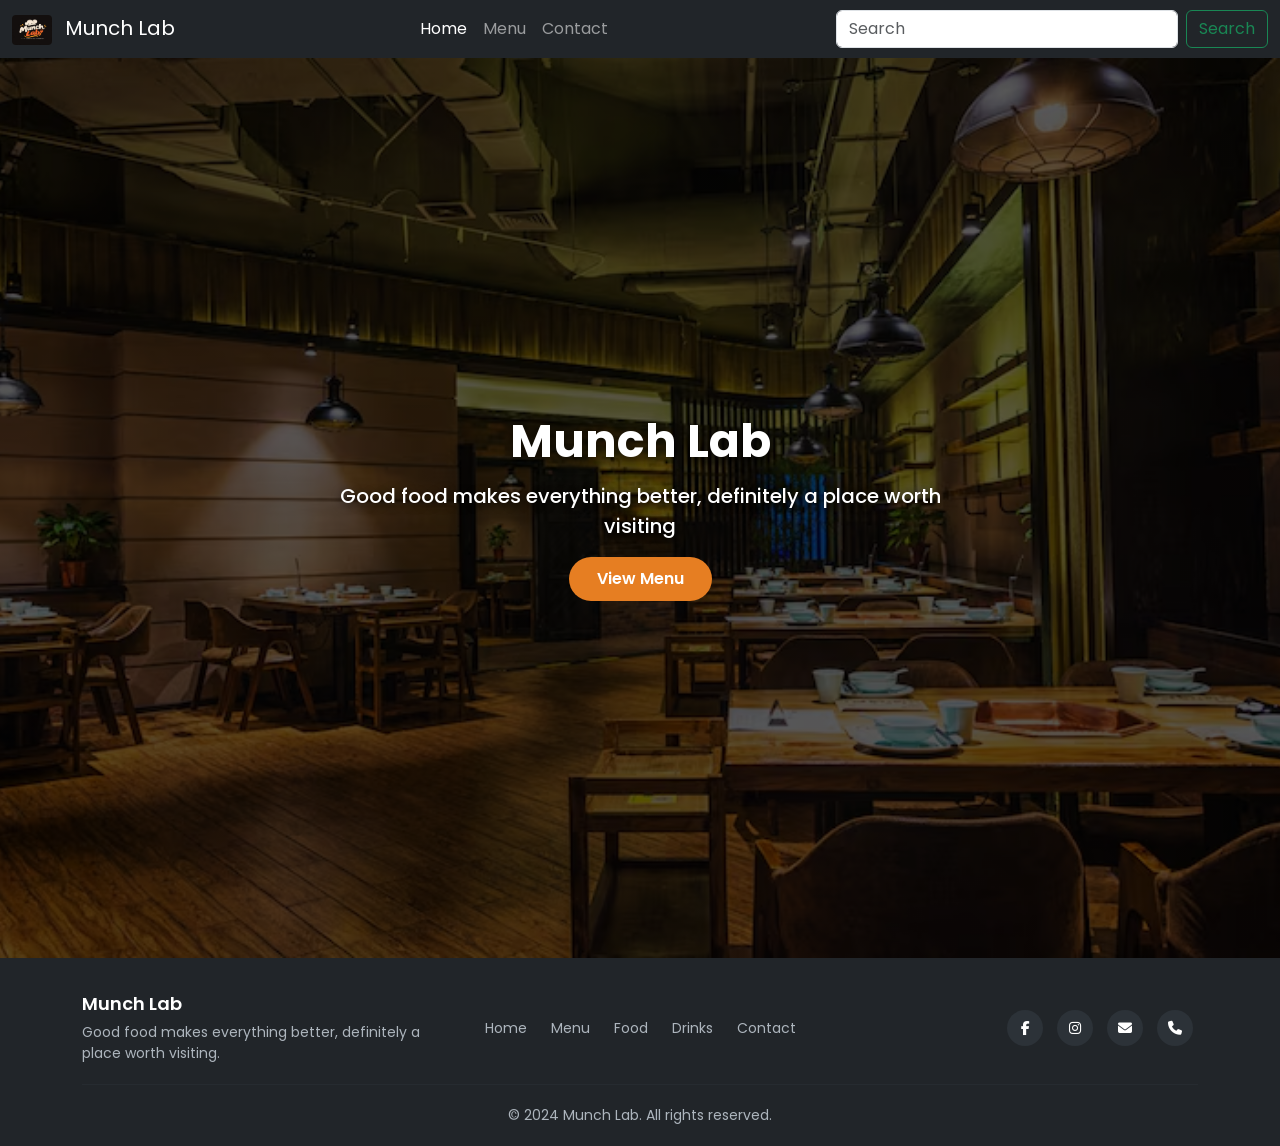
<file: index.html>
<!DOCTYPE html>
<html lang="en">
<head>
  <meta charset="UTF-8" />
  <meta name="viewport" content="width=device-width, initial-scale=1.0" />
  <title>The Corner Bite</title>
  <link rel="stylesheet" href="https://cdnjs.cloudflare.com/ajax/libs/font-awesome/6.5.1/css/all.min.css">
  <link rel="stylesheet" href="https://cdn.jsdelivr.net/npm/bootstrap@5.3.3/dist/css/bootstrap.min.css" />
  <link rel="preconnect" href="https://fonts.googleapis.com" />
  <link href="https://fonts.googleapis.com/css2?family=Poppins:wght@400;500;600;700&display=swap" rel="stylesheet" />
  <link rel="stylesheet" href="css/style.css" />
</head>
<body>
<nav class="navbar navbar-expand-lg bg-dark navbar-dark">
    <div class="container-fluid">
      <a class="navbar-brand" href="index.html">
      <img src="imges/logo.jpeg" class="logo" alt="Logo">
        Munch Lab
      </a>
      <button class="navbar-toggler" type="button" data-bs-toggle="collapse" data-bs-target="#navbarNav" aria-controls="navbarNav" aria-expanded="false" aria-label="Toggle navigation">
      <span class="navbar-toggler-icon"></span>
      </button>
      <div class="collapse navbar-collapse" id="navbarNav">
        <ul class="navbar-nav mx-auto">
          <li class="nav-item">
            <a class="nav-link active" href="index.html">Home</a>
          </li>
          <li class="nav-item">
            <a class="nav-link" href="menu.html">Menu</a>
          </li>
          <li class="nav-item">
            <a class="nav-link" href="contact.html">Contact</a>
          </li>
        </ul>
        <form class="d-flex" role="search">
          <input class="form-control me-2" type="search" placeholder="Search" aria-label="search"/>
          <button type="submit" class="btn btn-outline-success">Search</button>
        </form>
        </div>
        </div>
  </nav>
  <section class="hero d-flex align-items-center justify-content-center text-center" id="home">
    <div class="caption container-fluid" >
      <h1>Munch Lab</h1>
      <p>
        Good food makes everything better, definitely a place worth visiting     
      </p>
      <a href="menu.html" class="btn btn-warning mt-3" style="background-color: #e67e22; border: none; color: white; border-radius: 25px; padding: 10px 28px; font-weight: 600;">View Menu</a>
    </div>
  </section>

  <!-- الفوتر (Footer) -->
  <footer class="footer">
    <div class="container">
      <div class="row align-items-center">
        <!-- عن الموقع -->
        <div class="col-md-4 mb-3 mb-md-0 text-md-start text-center">
          <h5 class="mb-2">Munch Lab</h5>
          <p class="mb-0">Good food makes everything better, definitely a place worth visiting.</p>
        </div>
        <!-- روابط سريعة -->
        <div class="col-md-4 mb-3 mb-md-0 text-center">
          <ul class="footer-links">
            <li><a href="index.html">Home</a></li>
            <li><a href="menu.html">Menu</a></li>
            <li><a href="food.html">Food</a></li>
            <li><a href="drink.html">Drinks</a></li>
            <li><a href="contact.html">Contact</a></li>
          </ul>
        </div>
        <!-- وسائل التواصل الاجتماعي -->
        <div class="col-md-4 text-md-end text-center footer-social">
          <a href="#" aria-label="Facebook"><i class="fa-brands fa-facebook-f"></i></a>
          <a href="#" aria-label="Instagram"><i class="fa-brands fa-instagram"></i></a>
          <a href="mailto:hossamfoud82@gmail.com" aria-label="Email"><i class="fa-solid fa-envelope"></i></a>
          <a href="tel:01091548791" aria-label="Phone"><i class="fa-solid fa-phone"></i></a>
        </div>
      </div>
      <hr>
      <div class="text-center">
        <p class="mb-0 small">&copy; 2024 Munch Lab. All rights reserved.</p>
      </div>
    </div>
  </footer>
  
  <script src="https://cdn.jsdelivr.net/npm/bootstrap@5.3.3/dist/js/bootstrap.bundle.min.js"></script>
  <script src="index.js"></script>
</body>
</html>
</file>
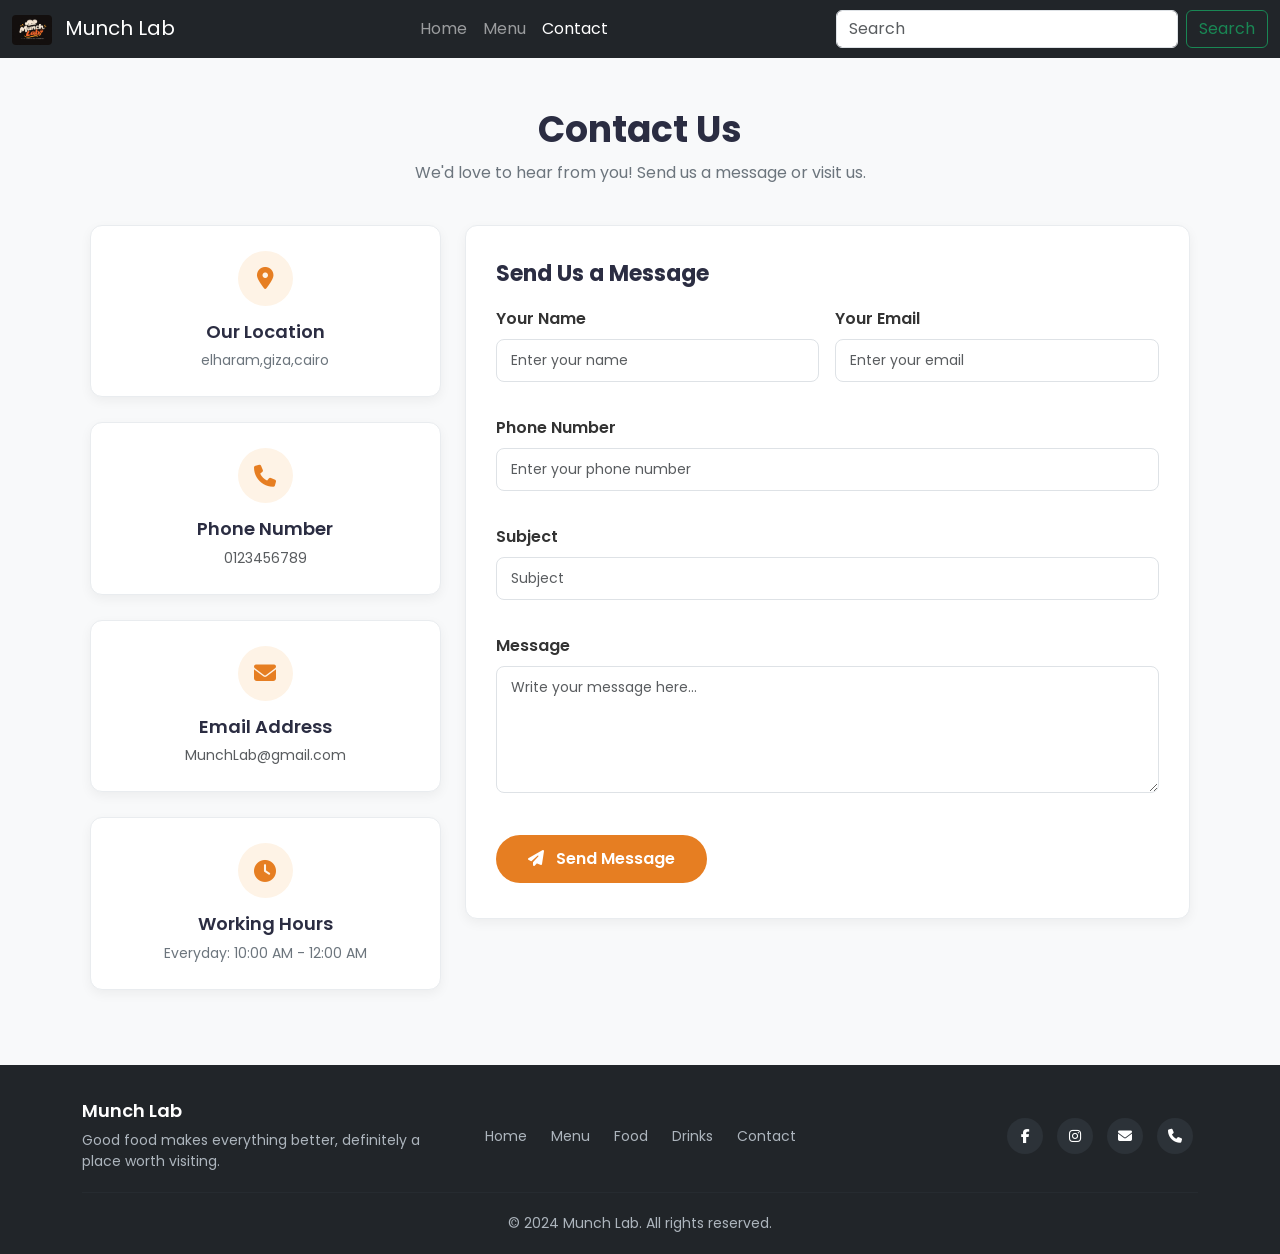
<file: contact.html>
<!DOCTYPE html>
<html lang="en">
<head>
  <meta charset="UTF-8" />
  <meta name="viewport" content="width=device-width, initial-scale=1.0" />
  <title>Munch Lab - Contact Us</title>
  <link rel="stylesheet" href="https://cdnjs.cloudflare.com/ajax/libs/font-awesome/6.5.1/css/all.min.css">
  <link rel="stylesheet" href="https://cdn.jsdelivr.net/npm/bootstrap@5.3.3/dist/css/bootstrap.min.css" />
  <link rel="preconnect" href="https://fonts.googleapis.com" />
  <link href="https://fonts.googleapis.com/css2?family=Poppins:wght@400;500;600;700&display=swap" rel="stylesheet" />
  <link rel="stylesheet" href="css/style.css" />
</head>
<body>

  <!-- شريط التنقل (Navbar) -->
  <nav class="navbar navbar-expand-lg bg-dark navbar-dark">
    <div class="container-fluid">
      <a class="navbar-brand" href="index.html">
        <img src="imges/logo.jpeg" class="logo" alt="Logo">
        Munch Lab
      </a>
      <button class="navbar-toggler" type="button" data-bs-toggle="collapse" data-bs-target="#navbarNav" aria-controls="navbarNav" aria-expanded="false" aria-label="Toggle navigation">
        <span class="navbar-toggler-icon"></span>
      </button>
      <div class="collapse navbar-collapse" id="navbarNav">
        <ul class="navbar-nav mx-auto">
          <li class="nav-item">
            <a class="nav-link" href="index.html">Home</a>
          </li>
          <li class="nav-item">
            <a class="nav-link" href="menu.html">Menu</a>
          </li>
          <li class="nav-item">
            <a class="nav-link active" href="contact.html">Contact</a>
          </li>
        </ul>
        <form class="d-flex" role="search">
          <input class="form-control me-2" type="search" placeholder="Search" aria-label="search"/>
          <button type="submit" class="btn btn-outline-success">Search</button>
        </form>
      </div>
    </div>
  </nav>

  <!-- قسم تواصل معنا (Contact Section) -->
  <section class="contact-section container">
    <div class="contact-header">
      <h1>Contact Us</h1>
      <p>We'd love to hear from you! Send us a message or visit us.</p>
    </div>

    <div class="row g-4 justify-content-center">
      <!-- معلومات الاتصال (Contact Info) -->
      <div class="col-lg-4 col-md-5">
        <!-- العنوان -->
        <div class="contact-info-card">
          <div class="contact-icon">
            <i class="fa-solid fa-location-dot"></i>
          </div>
          <h4>Our Location</h4>
          <p>elharam,giza,cairo </p>
        </div>

        <!-- رقم الهاتف -->
        <div class="contact-info-card">
          <div class="contact-icon">
            <i class="fa-solid fa-phone"></i>
          </div>
          <h4>Phone Number</h4>
          <p><a href="tel:0123456789" class="text-decoration-none text-muted">0123456789</a></p>
        </div>

        <!-- البريد الإلكتروني -->
        <div class="contact-info-card">
          <div class="contact-icon">
            <i class="fa-solid fa-envelope"></i>
          </div>
          <h4>Email Address</h4>
          <p><a href=" MunchLab@gmail.com" class="text-decoration-none text-muted">MunchLab@gmail.com</a></p>
        </div>

        <!-- أوقات العمل -->
        <div class="contact-info-card">
          <div class="contact-icon">
            <i class="fa-solid fa-clock"></i>
          </div>
          <h4>Working Hours</h4>
          <p>Everyday: 10:00 AM - 12:00 AM</p>
        </div>
      </div>

      <!-- نموذج المراسلة (Contact Form) -->
      <div class="col-lg-8 col-md-7">
        <div class="contact-form-card">
          <h3>Send Us a Message</h3>
          <form id="contactForm">
            <div class="row g-3">
              <div class="col-md-6">
                <label class="form-label fw-semibold">Your Name</label>
                <input type="text" class="form-control" placeholder="Enter your name" required />
              </div>
              <div class="col-md-6">
                <label class="form-label fw-semibold">Your Email</label>
                <input type="email" class="form-control" placeholder="Enter your email" required />
              </div>
              <div class="col-12">
                <label class="form-label fw-semibold">Phone Number</label>
                <input type="tel" class="form-control" placeholder="Enter your phone number" />
              </div>
              <div class="col-12">
                <label class="form-label fw-semibold">Subject</label>
                <input type="text" class="form-control" placeholder="Subject" required />
              </div>
              <div class="col-12">
                <label class="form-label fw-semibold">Message</label>
                <textarea class="form-control" rows="5" placeholder="Write your message here..." required></textarea>
              </div>
              <div class="col-12 text-center text-md-start mt-4">
                <button type="submit" class="btn btn-send">
                  <i class="fa-solid fa-paper-plane me-2"></i> Send Message
                </button>
              </div>
            </div>
          </form>
        </div>
      </div>
    </div>
  </section>

  <!-- الفوتر (Footer) -->
  <footer class="footer">
    <div class="container">
      <div class="row align-items-center">
        <!-- عن الموقع -->
        <div class="col-md-4 mb-3 mb-md-0 text-md-start text-center">
          <h5 class="mb-2">Munch Lab</h5>
          <p class="mb-0">Good food makes everything better, definitely a place worth visiting.</p>
        </div>
        <!-- روابط سريعة -->
        <div class="col-md-4 mb-3 mb-md-0 text-center">
          <ul class="footer-links">
            <li><a href="index.html">Home</a></li>
            <li><a href="menu.html">Menu</a></li>
            <li><a href="food.html">Food</a></li>
            <li><a href="drink.html">Drinks</a></li>
            <li><a href="contact.html">Contact</a></li>
          </ul>
        </div>
        <!-- وسائل التواصل الاجتماعي -->
        <div class="col-md-4 text-md-end text-center footer-social">
          <a href="#" aria-label="Facebook"><i class="fa-brands fa-facebook-f"></i></a>
          <a href="#" aria-label="Instagram"><i class="fa-brands fa-instagram"></i></a>
          <a href="mailto:hossamfoud82@gmail.com" aria-label="Email"><i class="fa-solid fa-envelope"></i></a>
          <a href="tel:01091548791" aria-label="Phone"><i class="fa-solid fa-phone"></i></a>
        </div>
      </div>
      <hr>
      <div class="text-center">
        <p class="mb-0 small">&copy; 2024 Munch Lab. All rights reserved.</p>
      </div>
    </div>
  </footer>

  <script src="https://cdn.jsdelivr.net/npm/bootstrap@5.3.3/dist/js/bootstrap.bundle.min.js"></script>
  <script src="index.js"></script>
</body>
</html>
</file>
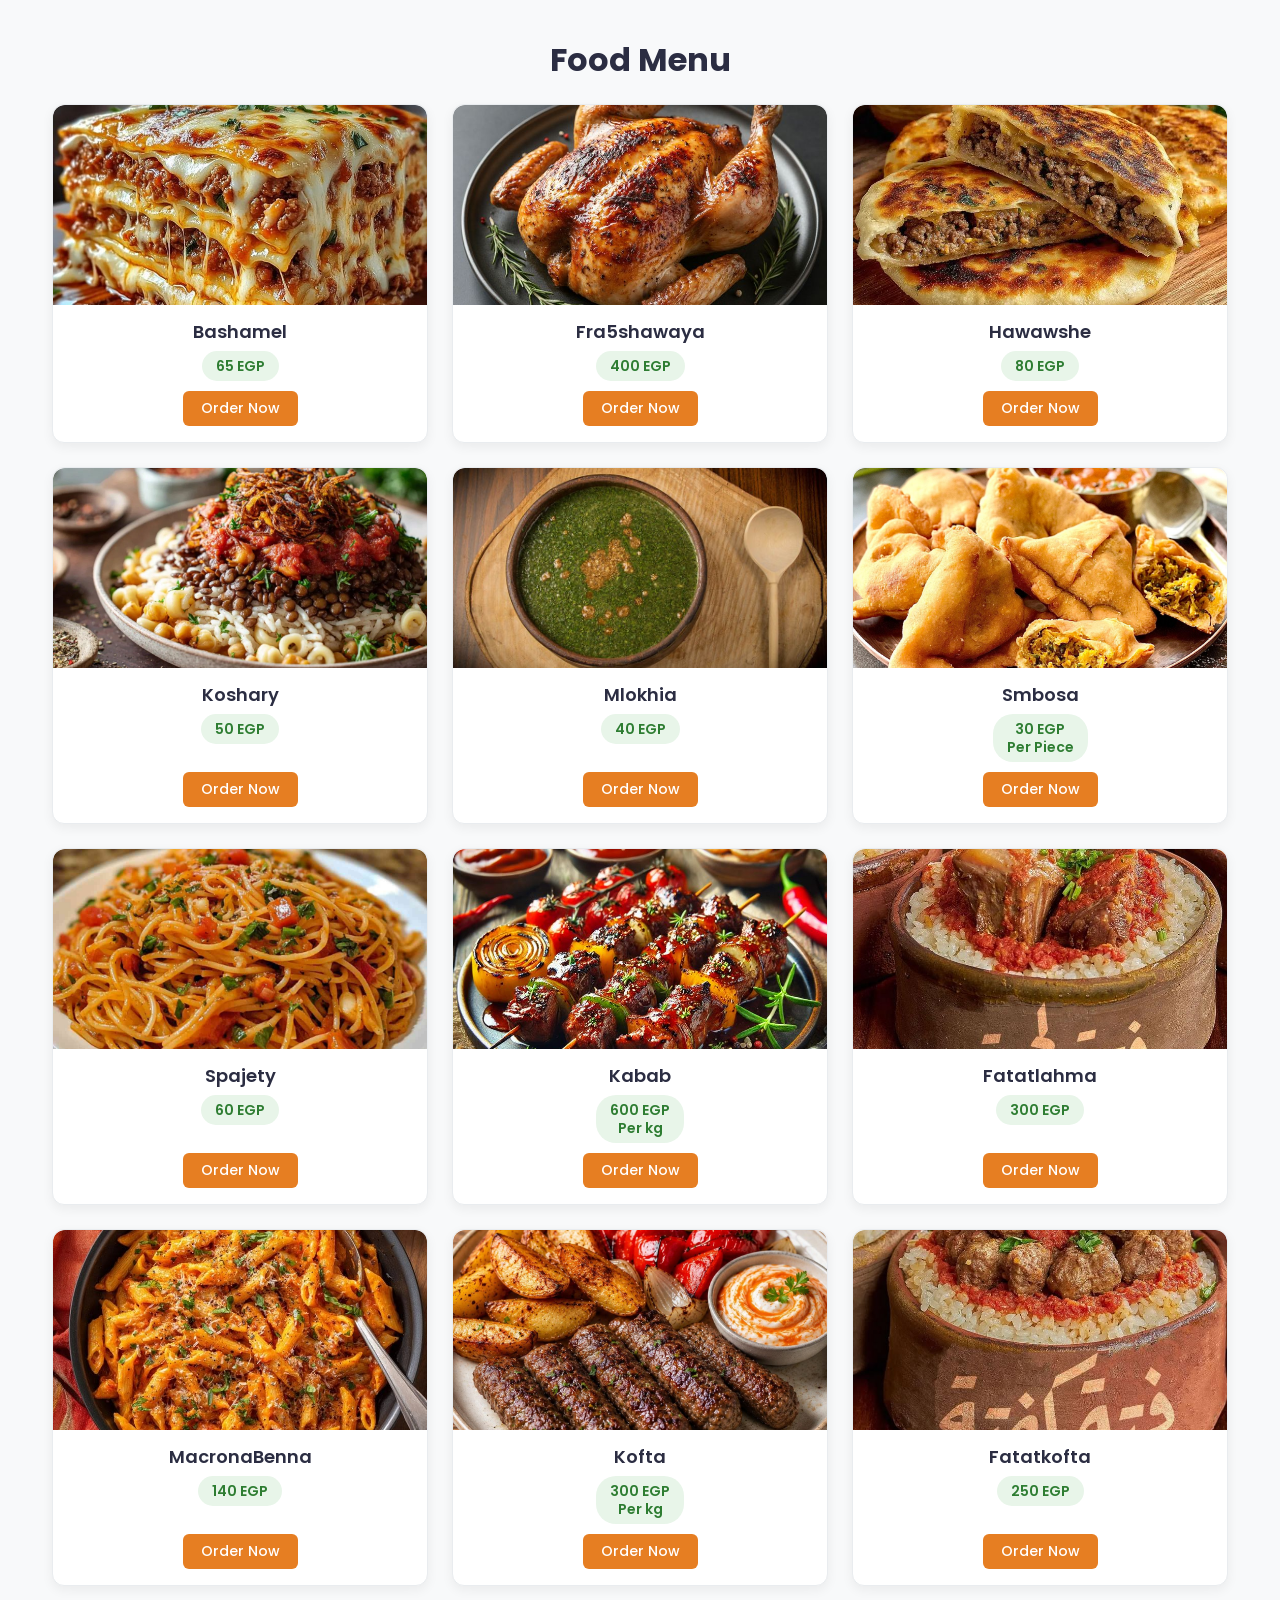
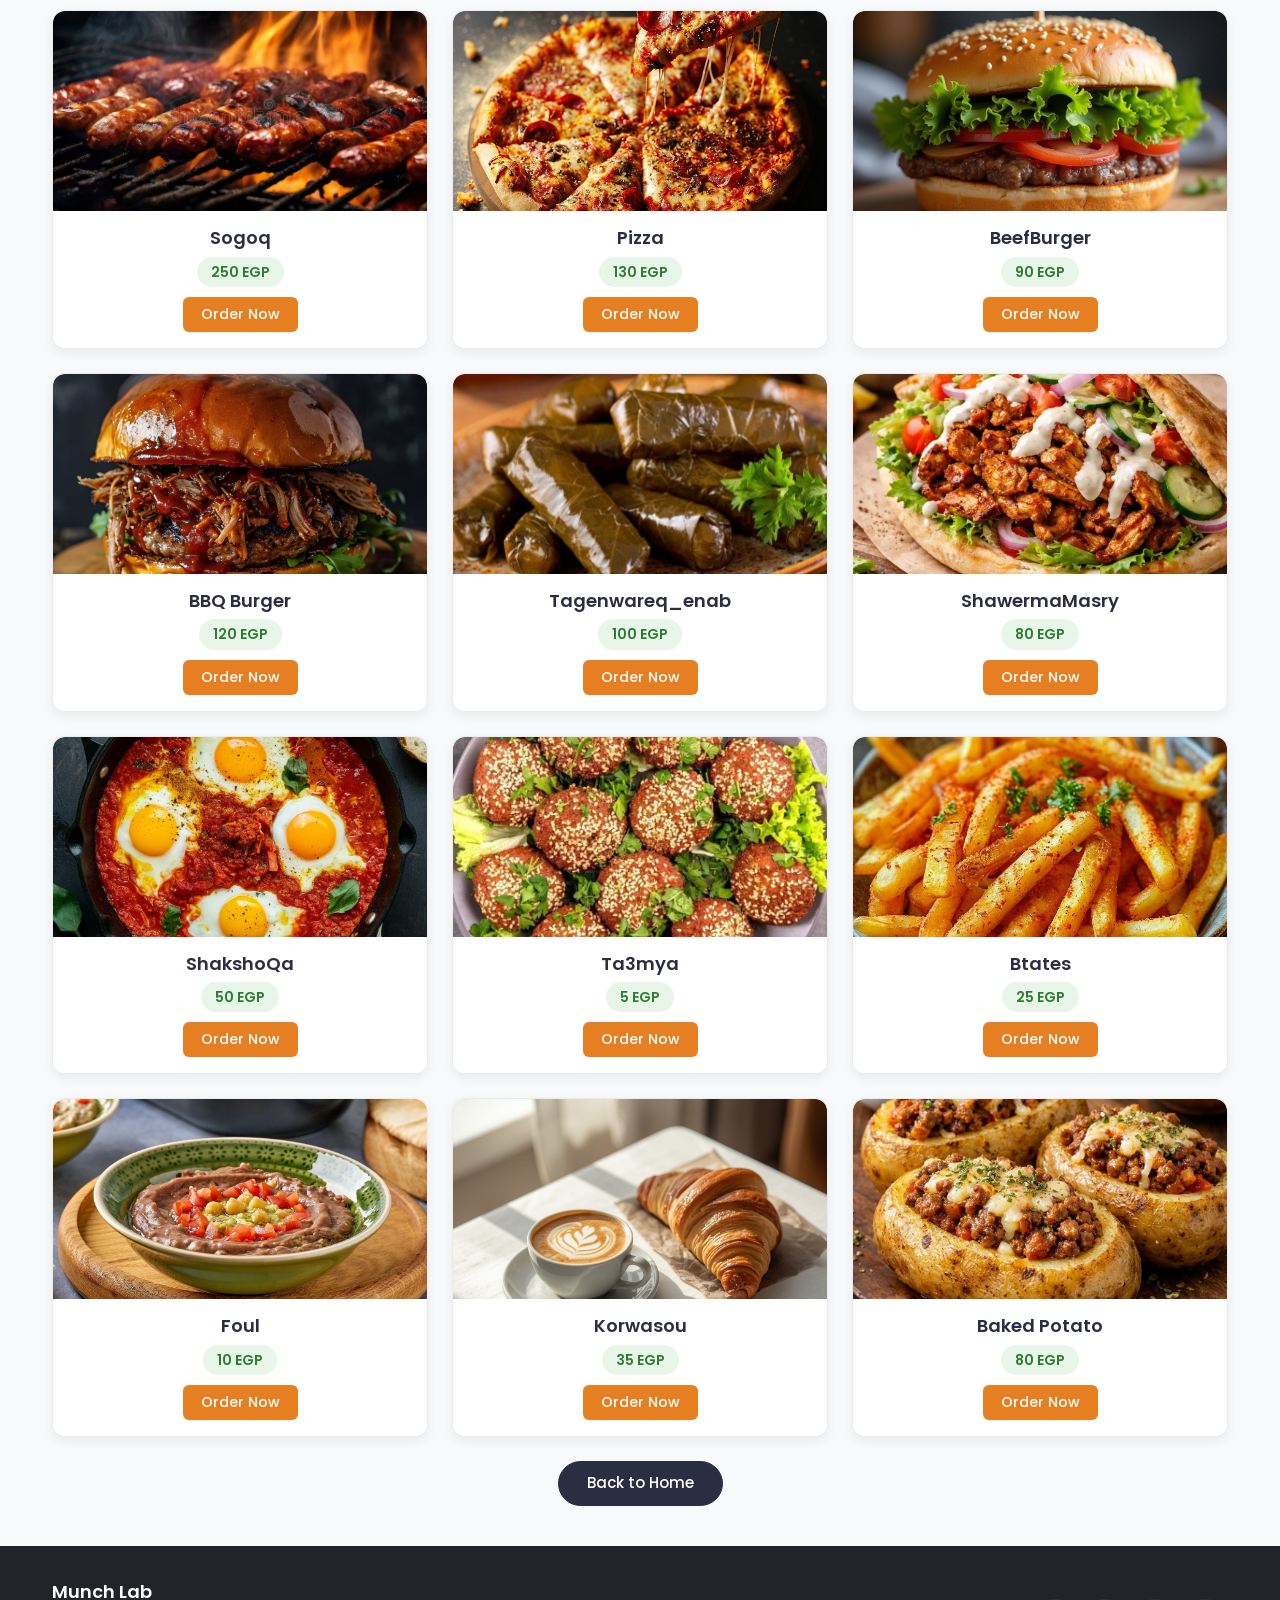
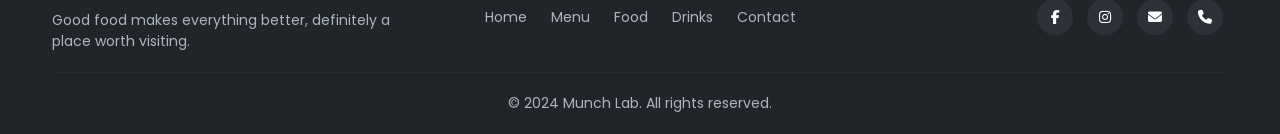
<file: food.html>
﻿<!DOCTYPE html>
<html lang="en">

<head>
    <meta charset="UTF-8">
    <meta name="viewport" content="width=device-width, initial-scale=1.0">
    <title>Food Menu</title>
    <link rel="stylesheet" href="https://cdnjs.cloudflare.com/ajax/libs/font-awesome/6.5.1/css/all.min.css">
    <link rel="preconnect" href="https://fonts.googleapis.com">
    <link href="https://fonts.googleapis.com/css2?family=Poppins:wght@400;500;600;700&display=swap" rel="stylesheet">
    <link rel="stylesheet" href="css/bootstrap.min.css">
    <link rel="stylesheet" href="css/food.css">
</head>

<body>
    <div class="container py-3">

        <div class="row">
            <div class="col-12 text-center">
                <h2 id="foodMenuTitle">Food Menu</h2>
            </div>
        </div>

        <!-- Food Items (Single Unified Row) -->
        <div class="row g-3 g-md-4">

            <!-- 1. Bashamel -->
            <div class="col-6 col-md-4">
                <div class="card h-100">
                    <img src="images/bashamel.jpg" class="card-img-top" alt="Bashamel">
                    <div class="card-body text-center">
                        <h4 class="card-title">Bashamel</h4>
                        <span class="badge bg-primary">65 EGP</span>
                        <div class="mt-3">
                            <button class="btn btn-warning card-btn order-btn">Order Now</button>
                        </div>
                    </div>
                </div>
            </div>

            <!-- 2. Fra5shawaya -->
            <div class="col-6 col-md-4">
                <div class="card h-100">
                    <img src="images/fra5shawaya.jpg" class="card-img-top" alt="Fra5shawaya">
                    <div class="card-body text-center">
                        <h4 class="card-title">Fra5shawaya</h4>
                        <span class="badge bg-primary">400 EGP</span>
                        <div class="mt-3">
                            <button class="btn btn-warning card-btn order-btn">Order Now</button>
                        </div>
                    </div>
                </div>
            </div>

            <!-- 3. Hawawshe -->
            <div class="col-6 col-md-4">
                <div class="card h-100">
                    <img src="images/hawawshe.jpg" class="card-img-top" alt="Hawawshe">
                    <div class="card-body text-center">
                        <h4 class="card-title">Hawawshe</h4>
                        <span class="badge bg-primary">80 EGP</span>
                        <div class="mt-3">
                            <button class="btn btn-warning card-btn order-btn">Order Now</button>
                        </div>
                    </div>
                </div>
            </div>

            <!-- 4. Koshary -->
            <div class="col-6 col-md-4">
                <div class="card h-100">
                    <img src="images/koshary.jpg" class="card-img-top" alt="Koshary">
                    <div class="card-body text-center">
                        <h4 class="card-title">Koshary</h4>
                        <span class="badge bg-primary">50 EGP</span>
                        <div class="mt-3">
                            <button class="btn btn-warning card-btn order-btn">Order Now</button>
                        </div>
                    </div>
                </div>
            </div>

            <!-- 5. Mlokhia -->
            <div class="col-6 col-md-4">
                <div class="card h-100">
                    <img src="images/mlokhia.jpg" class="card-img-top" alt="Mlokhia">
                    <div class="card-body text-center">
                        <h4 class="card-title">Mlokhia</h4>
                        <span class="badge bg-primary">40 EGP</span>
                        <div class="mt-3">
                            <button class="btn btn-warning card-btn order-btn">Order Now</button>
                        </div>
                    </div>
                </div>
            </div>

            <!-- 6. Smbosa -->
            <div class="col-6 col-md-4">
                <div class="card h-100">
                    <img src="images/sambosa1.jpg" class="card-img-top" alt="Smbosa">
                    <div class="card-body text-center">
                        <h4 class="card-title">Smbosa</h4>
                        <span class="badge bg-primary">30 EGP <br> Per Piece</span>
                        <div class="mt-3">
                            <button class="btn btn-warning card-btn order-btn">Order Now</button>
                        </div>
                    </div>
                </div>
            </div>

            <!-- 7. Spajety -->
            <div class="col-6 col-md-4">
                <div class="card h-100">
                    <img src="images/spajety.jpg" onerror="this.onerror=null; this.src='images/spaghetti.jpg';" class="card-img-top" alt="Spajety">
                    <div class="card-body text-center">
                        <h4 class="card-title">Spajety</h4>
                        <span class="badge bg-primary">60 EGP</span>
                        <div class="mt-3">
                            <button class="btn btn-warning card-btn order-btn">Order Now</button>
                        </div>
                    </div>
                </div>
            </div>

            <!-- 8. Kabab -->
            <div class="col-6 col-md-4">
                <div class="card h-100">
                    <img src="images/kabab.jpg" class="card-img-top" alt="Kabab">
                    <div class="card-body text-center">
                        <h4 class="card-title">Kabab</h4>
                        <span class="badge bg-primary">600 EGP <br> Per kg</span>
                        <div class="mt-3">
                            <button class="btn btn-warning card-btn order-btn">Order Now</button>
                        </div>
                    </div>
                </div>
            </div>

            <!-- 9. Fatatlahma -->
            <div class="col-6 col-md-4">
                <div class="card h-100">
                    <img src="images/fatatlahma.jpg" class="card-img-top" alt="Fatatlahma">
                    <div class="card-body text-center">
                        <h4 class="card-title">Fatatlahma</h4>
                        <span class="badge bg-primary">300 EGP</span>
                        <div class="mt-3">
                            <button class="btn btn-warning card-btn order-btn">Order Now</button>
                        </div>
                    </div>
                </div>
            </div>

            <!-- 10. MacronaBenna -->
            <div class="col-6 col-md-4">
                <div class="card h-100">
                    <img src="images/macronaBenna.jpg" class="card-img-top" alt="MacronaBenna">
                    <div class="card-body text-center">
                        <h4 class="card-title">MacronaBenna</h4>
                        <span class="badge bg-primary">140 EGP</span>
                        <div class="mt-3">
                            <button class="btn btn-warning card-btn order-btn">Order Now</button>
                        </div>
                    </div>
                </div>
            </div>

            <!-- 11. Kofta -->
            <div class="col-6 col-md-4">
                <div class="card h-100">
                    <img src="images/kofta.jpg" class="card-img-top" alt="Kofta">
                    <div class="card-body text-center">
                        <h4 class="card-title">Kofta</h4>
                        <span class="badge bg-primary">300 EGP <br> Per kg</span>
                        <div class="mt-3">
                            <button class="btn btn-warning card-btn order-btn">Order Now</button>
                        </div>
                    </div>
                </div>
            </div>

            <!-- 12. Fatatkofta -->
            <div class="col-6 col-md-4">
                <div class="card h-100">
                    <img src="images/fatatkofta.jpg" class="card-img-top" alt="Fatatkofta">
                    <div class="card-body text-center">
                        <h4 class="card-title">Fatatkofta</h4>
                        <span class="badge bg-primary">250 EGP</span>
                        <div class="mt-3">
                            <button class="btn btn-warning card-btn order-btn">Order Now</button>
                        </div>
                    </div>
                </div>
            </div>

            <!-- 13. Sogoq -->
            <div class="col-6 col-md-4">
                <div class="card h-100">
                    <img src="images/sogoq.jpg" class="card-img-top" alt="Sogoq">
                    <div class="card-body text-center">
                        <h4 class="card-title">Sogoq</h4>
                        <span class="badge bg-primary">250 EGP</span>
                        <div class="mt-3">
                            <button class="btn btn-warning card-btn order-btn">Order Now</button>
                        </div>
                    </div>
                </div>
            </div>

            <!-- 14. Pizza -->
            <div class="col-6 col-md-4">
                <div class="card h-100">
                    <img src="images/pizza.jpg" class="card-img-top" alt="Pizza">
                    <div class="card-body text-center">
                        <h4 class="card-title">Pizza</h4>
                        <span class="badge bg-primary">130 EGP</span>
                        <div class="mt-3">
                            <button class="btn btn-warning card-btn order-btn">Order Now</button>
                        </div>
                    </div>
                </div>
            </div>

            <!-- 15. BeefBurger -->
            <div class="col-6 col-md-4">
                <div class="card h-100">
                    <img src="images/beefBurger.jpg" class="card-img-top" alt="BeefBurger">
                    <div class="card-body text-center">
                        <h4 class="card-title">BeefBurger</h4>
                        <span class="badge bg-primary">90 EGP</span>
                        <div class="mt-3">
                            <button class="btn btn-warning card-btn order-btn">Order Now</button>
                        </div>
                    </div>
                </div>
            </div>

            <!-- 16. BBQ Smokehouse Burger on a Grill -->
            <div class="col-6 col-md-4">
                <div class="card h-100">
                    <img src="images/BBQ Smokehouse Burger on a Grill.jpg" class="card-img-top" alt="BBQ Burger">
                    <div class="card-body text-center">
                        <h4 class="card-title">BBQ Burger</h4>
                        <span class="badge bg-primary">120 EGP</span>
                        <div class="mt-3">
                            <button class="btn btn-warning card-btn order-btn">Order Now</button>
                        </div>
                    </div>
                </div>
            </div>

            <!-- 17. Tagenwareq_enab -->
            <div class="col-6 col-md-4">
                <div class="card h-100">
                    <img src="images/tagenwareq_enab.jpg" class="card-img-top" alt="Tagenwareq_enab">
                    <div class="card-body text-center">
                        <h4 class="card-title">Tagenwareq_enab</h4>
                        <span class="badge bg-primary">100 EGP</span>
                        <div class="mt-3">
                            <button class="btn btn-warning card-btn order-btn">Order Now</button>
                        </div>
                    </div>
                </div>
            </div>

            <!-- 18. ShawermaMasry -->
            <div class="col-6 col-md-4">
                <div class="card h-100">
                    <img src="images/shawermaMasry.jpg" class="card-img-top" alt="ShawermaMasry">
                    <div class="card-body text-center">
                        <h4 class="card-title">ShawermaMasry</h4>
                        <span class="badge bg-primary">80 EGP</span>
                        <div class="mt-3">
                            <button class="btn btn-warning card-btn order-btn">Order Now</button>
                        </div>
                    </div>
                </div>
            </div>

            <!-- 19. ShakshoQa -->
            <div class="col-6 col-md-4">
                <div class="card h-100">
                    <img src="images/shakshoQa.jpg" class="card-img-top" alt="ShakshoQa">
                    <div class="card-body text-center">
                        <h4 class="card-title">ShakshoQa</h4>
                        <span class="badge bg-primary">50 EGP</span>
                        <div class="mt-3">
                            <button class="btn btn-warning card-btn order-btn">Order Now</button>
                        </div>
                    </div>
                </div>
            </div>

            <!-- 20. Ta3mya -->
            <div class="col-6 col-md-4">
                <div class="card h-100">
                    <img src="images/ta3mya.jpg" class="card-img-top" alt="Ta3mya">
                    <div class="card-body text-center">
                        <h4 class="card-title">Ta3mya</h4>
                        <span class="badge bg-primary">5 EGP</span>
                        <div class="mt-3">
                            <button class="btn btn-warning card-btn order-btn">Order Now</button>
                        </div>
                    </div>
                </div>
            </div>

            <!-- 21. Btates -->
            <div class="col-6 col-md-4">
                <div class="card h-100">
                    <img src="images/btates.jpg" class="card-img-top" alt="Btates">
                    <div class="card-body text-center">
                        <h4 class="card-title">Btates</h4>
                        <span class="badge bg-primary">25 EGP</span>
                        <div class="mt-3">
                            <button class="btn btn-warning card-btn order-btn">Order Now</button>
                        </div>
                    </div>
                </div>
            </div>

            <!-- 22. Foul -->
            <div class="col-6 col-md-4">
                <div class="card h-100">
                    <img src="images/foul.jpg" class="card-img-top" alt="Foul">
                    <div class="card-body text-center">
                        <h4 class="card-title">Foul</h4>
                        <span class="badge bg-primary">10 EGP</span>
                        <div class="mt-3">
                            <button class="btn btn-warning card-btn order-btn">Order Now</button>
                        </div>
                    </div>
                </div>
            </div>

            <!-- 23. Korwasou -->
            <div class="col-6 col-md-4">
                <div class="card h-100">
                    <img src="images/korwasou.jpg" class="card-img-top" alt="Korwasou">
                    <div class="card-body text-center">
                        <h4 class="card-title">Korwasou</h4>
                        <span class="badge bg-primary">35 EGP</span>
                        <div class="mt-3">
                            <button class="btn btn-warning card-btn order-btn">Order Now</button>
                        </div>
                    </div>
                </div>
            </div>

            <!-- 24. Baked Potato -->
            <div class="col-6 col-md-4">
                <div class="card h-100">
                    <img src="images/BakedBotato.jpg" class="card-img-top" alt="Baked Potato">
                    <div class="card-body text-center">
                        <h4 class="card-title">Baked Potato</h4>
                        <span class="badge bg-primary">80 EGP</span>
                        <div class="mt-3">
                            <button class="btn btn-warning card-btn order-btn">Order Now</button>
                        </div>
                    </div>
                </div>
            </div>

        </div> <!-- /row g-3 g-md-4 -->

        <!-- زر الرجوع للرئيسية -->
        <div class="text-center my-4">
            <a href="index.html" class="btn btn-primary">
                Back to Home
            </a>
        </div>

    </div> <!-- /container -->

    <!-- الفوتر (Footer) بكامل عرض الصفحة -->
    <footer class="footer">
        <div class="container">
            <div class="row align-items-center">
                <!-- عن الموقع -->
                <div class="col-md-4 mb-3 mb-md-0 text-md-start text-center">
                    <h5 class="mb-2">Munch Lab</h5>
                    <p class="mb-0">Good food makes everything better, definitely a place worth visiting.</p>
                </div>
                <!-- روابط سريعة -->
                <div class="col-md-4 mb-3 mb-md-0 text-center">
                    <ul class="footer-links">
                        <li><a href="index.html">Home</a></li>
                        <li><a href="menu.html">Menu</a></li>
                        <li><a href="food.html">Food</a></li>
                        <li><a href="drink.html">Drinks</a></li>
                        <li><a href="contact.html">Contact</a></li>
                    </ul>
                </div>
                <!-- وسائل التواصل الاجتماعي -->
                <div class="col-md-4 text-md-end text-center footer-social">
                    <a href="#" aria-label="Facebook"><i class="fa-brands fa-facebook-f"></i></a>
                    <a href="#" aria-label="Instagram"><i class="fa-brands fa-instagram"></i></a>
                    <a href="mailto:hossamfoud82@gmail.com" aria-label="Email"><i class="fa-solid fa-envelope"></i></a>
                    <a href="tel:01091548791" aria-label="Phone"><i class="fa-solid fa-phone"></i></a>
                </div>
            </div>
            <hr>
            <div class="text-center">
                <p class="mb-0 small">&copy; 2024 Munch Lab. All rights reserved.</p>
            </div>
        </div>
    </footer>

    <script src="https://cdn.jsdelivr.net/npm/bootstrap@5.3.3/dist/js/bootstrap.bundle.min.js"></script>
    <script src="index.js"></script>
</body>

</html>
</file>
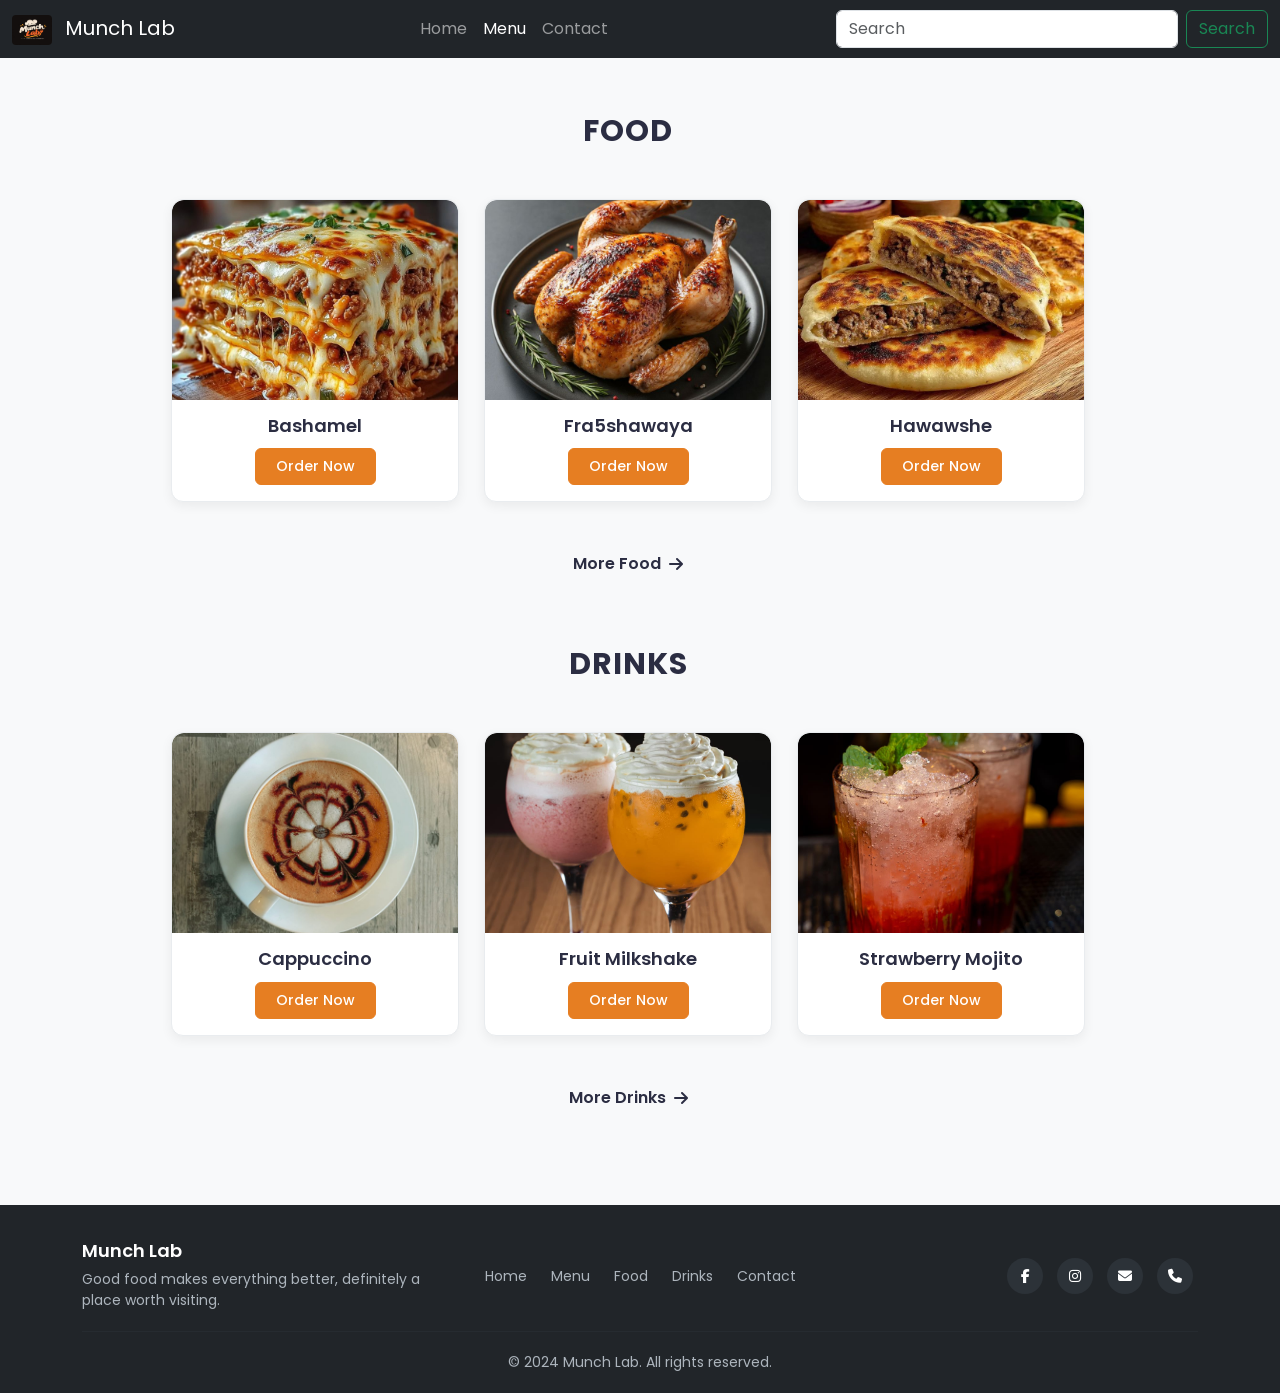
<file: menu.html>
<!DOCTYPE html>
<html lang="en">
<head>
  <meta charset="UTF-8" />
  <meta name="viewport" content="width=device-width, initial-scale=1.0" />
  <title>The Corner Bite - Menu</title>
  <link rel="stylesheet" href="https://cdnjs.cloudflare.com/ajax/libs/font-awesome/6.5.1/css/all.min.css">
  <link rel="stylesheet" href="https://cdn.jsdelivr.net/npm/bootstrap@5.3.3/dist/css/bootstrap.min.css" />
  <link rel="preconnect" href="https://fonts.googleapis.com" />
  <link href="https://fonts.googleapis.com/css2?family=Poppins:wght@400;500;600;700&display=swap" rel="stylesheet" />
  <link rel="stylesheet" href="css/style.css" />
</head>
<body>

  <!-- Navbar -->
  <nav class="navbar navbar-expand-lg bg-dark navbar-dark">
    <div class="container-fluid">
      <a class="navbar-brand" href="index.html">
        <img src="imges/logo.jpeg" class="logo" alt="Logo">
        Munch Lab
      </a>
      <button class="navbar-toggler" type="button" data-bs-toggle="collapse" data-bs-target="#navbarNav" aria-controls="navbarNav" aria-expanded="false" aria-label="Toggle navigation">
        <span class="navbar-toggler-icon"></span>
      </button>
      <div class="collapse navbar-collapse" id="navbarNav">
        <ul class="navbar-nav mx-auto">
          <li class="nav-item">
            <a class="nav-link" href="index.html">Home</a>
          </li>
          <li class="nav-item">
            <a class="nav-link active" href="menu.html">Menu</a>
          </li>
          <li class="nav-item">
            <a class="nav-link" href="contact.html">Contact</a>
          </li>
        </ul>
        <form class="d-flex" role="search">
          <input class="form-control me-2" type="search" placeholder="Search" aria-label="search"/>
          <button type="submit" class="btn btn-outline-success">Search</button>
        </form>
      </div>
    </div>
  </nav>

  <!-- Menu Section -->
  <section class="home2 container-fluid" id="menu">
    <!-- Food Section -->
    <div class="food container-fluid row">
      <h2>FOOD</h2>
      <div class="card text-center" style="width: 18rem;">
        <img src="imges/food1.jpeg" class="card-img-top" alt="Bashamel">
        <h5 class="card-text">Bashamel</h5>
        <button class="btn btn-success btn-sm align-self-center mb-3">Order Now</button>
      </div>
      <div class="card text-center" style="width: 18rem;">
        <img src="imges/food2.jpeg" class="card-img-top" alt="Fra5shawaya">
        <h5 class="card-text">Fra5shawaya</h5>
        <button class="btn btn-success btn-sm align-self-center mb-3">Order Now</button>
      </div>
      <div class="card text-center" style="width: 18rem;">
        <img src="imges/food3.jpeg" class="card-img-top" alt="Hawawshe">
        <h5 class="card-text">Hawawshe</h5>
        <button class="btn btn-success btn-sm align-self-center mb-3">Order Now</button>
      </div>
      <a href="food.html">More Food <i class="fa-solid fa-arrow-right"></i></a>
    </div>

    <!-- Drinks Section -->
    <div class="drinks container-fluid row">
      <h2>Drinks</h2>
      <div class="card text-center" style="width: 18rem;">
        <img src="imges/drink1.jpeg" class="card-img-top" alt="Cappuccino">
        <h5 class="card-text">Cappuccino</h5>
        <button class="btn btn-success btn-sm align-self-center mb-3">Order Now</button>  
      </div>
      <div class="card text-center" style="width: 18rem;">
        <img src="imges/drink2.jpeg" class="card-img-top" alt="Fruit Milkshake">
        <h5 class="card-text">Fruit Milkshake</h5>
        <button class="btn btn-success btn-sm align-self-center mb-3">Order Now</button>  
      </div>
      <div class="card text-center" style="width: 18rem;">
        <img src="imges/drink3.jpeg" class="card-img-top" alt="Strawberry Mojito">
        <h5 class="card-text">Strawberry Mojito</h5>
        <button class="btn btn-success btn-sm align-self-center mb-3">Order Now</button>  
      </div>
      <a href="drink.html">More Drinks <i class="fa-solid fa-arrow-right"></i></a>
    </div>
  </section>

  <!-- الفوتر (Footer) -->
  <footer class="footer">
    <div class="container">
      <div class="row align-items-center">
        <!-- عن الموقع -->
        <div class="col-md-4 mb-3 mb-md-0 text-md-start text-center">
          <h5 class="mb-2">Munch Lab</h5>
          <p class="mb-0">Good food makes everything better, definitely a place worth visiting.</p>
        </div>
        <!-- روابط سريعة -->
        <div class="col-md-4 mb-3 mb-md-0 text-center">
          <ul class="footer-links">
            <li><a href="index.html">Home</a></li>
            <li><a href="menu.html">Menu</a></li>
            <li><a href="food.html">Food</a></li>
            <li><a href="drink.html">Drinks</a></li>
            <li><a href="contact.html">Contact</a></li>
          </ul>
        </div>
        <!-- وسائل التواصل الاجتماعي -->
        <div class="col-md-4 text-md-end text-center footer-social">
          <a href="#" aria-label="Facebook"><i class="fa-brands fa-facebook-f"></i></a>
          <a href="#" aria-label="Instagram"><i class="fa-brands fa-instagram"></i></a>
          <a href="mailto:hossamfoud82@gmail.com" aria-label="Email"><i class="fa-solid fa-envelope"></i></a>
          <a href="tel:01091548791" aria-label="Phone"><i class="fa-solid fa-phone"></i></a>
        </div>
      </div>
      <hr>
      <div class="text-center">
        <p class="mb-0 small">&copy; 2024 Munch Lab. All rights reserved.</p>
      </div>
    </div>
  </footer>

  <script src="https://cdn.jsdelivr.net/npm/bootstrap@5.3.3/dist/js/bootstrap.bundle.min.js"></script>
  <script src="index.js"></script>
</body>
</html>
</file>
<file: css/style.css>
/* ===================================================
   تنسيقات عامة للموقع (General Styles)
   =================================================== */
* {
    box-sizing: border-box;
    margin: 0;
    padding: 0;
    scroll-behavior: smooth;
    font-family: 'Poppins', sans-serif;
}

body {
    background-color: #f8f9fa;
    color: #333333;
    display: flex;
    flex-direction: column;
    min-height: 100vh;
}

/* ===================================================
   شريط التنقل (Navbar)
   =================================================== */
.logo {
    width: 40px;
    height: 30px;
    border-radius: 4px;
    margin-right: 8px;
}

/* ===================================================
   القسم الرئيسي في الصفحة الرئيسية (Hero Section)
   =================================================== */
.hero {
    width: 100%;
    height: 100vh;
    /* شاشة سوداء مع تقليل الأوباسيتي لإبراز النصوص */
    background-image: linear-gradient(rgba(0, 0, 0, 0.65), rgba(0, 0, 0, 0.65)), url("../imges/background.avif");
    background-size: cover;
    background-position: center;
    background-repeat: no-repeat;
    position: relative;
}

.hero .caption h1 {
    color: #ffffff;
    font-size: 46px;
    font-weight: 700;
    margin-bottom: 12px;
    text-shadow: 0 3px 12px rgba(0, 0, 0, 0.8);
}

.hero .caption p {
    color: #ffffff;
    font-size: 20px;
    font-weight: 500;
    text-shadow: 0 2px 8px rgba(0, 0, 0, 0.8);
    max-width: 650px;
    margin: 0 auto;
}

/* ===================================================
   صفحة المنيو (Menu Page)
   =================================================== */
.home2 {
    width: 100%;
    flex: 1;
    padding: 40px 20px;
}

.home2 h2 {
    width: 100%;
    text-align: center;
    font-size: 30px;
    font-weight: 700;
    color: #2b2d42;
    margin-top: 15px;
    margin-bottom: 25px;
    text-transform: uppercase;
    letter-spacing: 1px;
}

.food,
.drinks {
    display: flex;
    flex-wrap: wrap;
    justify-content: center;
    gap: 25px;
    margin-bottom: 45px;
}

/* تنسيق الكروت (Cards) */
.card {
    background-color: #ffffff;
    border: 1px solid #e9ecef;
    border-radius: 12px;
    overflow: hidden;
    box-shadow: 0 4px 12px rgba(0, 0, 0, 0.06);
    transition: transform 0.3s ease, box-shadow 0.3s ease;
    padding: 0;
    margin-bottom: 15px;
}

.card:hover {
    transform: translateY(-5px);
    box-shadow: 0 8px 20px rgba(0, 0, 0, 0.12);
}

.card-img-top {
    width: 100%;
    height: 200px;
    object-fit: cover;
    border-top-left-radius: 12px;
    border-top-right-radius: 12px;
}

.card .card-text {
    font-size: 18px;
    font-weight: 600;
    color: #2b2d42;
    margin: 15px 0 12px;
}

/* زر الطلب (Order Button) */
.card .btn {
    background-color: #e67e22;
    border-color: #e67e22;
    color: #ffffff;
    font-weight: 500;
    border-radius: 6px;
    padding: 7px 20px;
    margin-bottom: 15px;
    transition: background-color 0.2s ease;
}

.card .btn:hover {
    background-color: #d35400;
    border-color: #d35400;
    color: #ffffff;
}

/* روابط المزيد (More Links) */
.home2 a {
    display: flex;
    align-items: center;
    justify-content: center;
    gap: 8px;
    width: 100%;
    text-align: center;
    text-decoration: none;
    color: #2b2d42;
    font-weight: 600;
    font-size: 16px;
    padding: 10px;
    transition: color 0.2s ease, transform 0.2s ease;
}

.home2 a:hover {
    color: #e67e22;
    transform: translateX(4px);
}

/* ===================================================
   صفحة تواصل معنا (Contact Page)
   =================================================== */
.contact-section {
    flex: 1;
    padding: 50px 20px;
}

.contact-header {
    text-align: center;
    margin-bottom: 40px;
}

.contact-header h1 {
    font-size: 36px;
    font-weight: 700;
    color: #2b2d42;
    margin-bottom: 10px;
}

.contact-header p {
    color: #6c757d;
    font-size: 16px;
}

/* بطاقات معلومات الاتصال */
.contact-info-card {
    background-color: #ffffff;
    border: 1px solid #e9ecef;
    border-radius: 12px;
    padding: 25px 20px;
    text-align: center;
    box-shadow: 0 4px 12px rgba(0, 0, 0, 0.05);
    margin-bottom: 25px;
    transition: transform 0.3s ease;
}

.contact-info-card:hover {
    transform: translateY(-5px);
}

.contact-icon {
    width: 55px;
    height: 55px;
    background-color: #fef3e6;
    color: #e67e22;
    border-radius: 50%;
    display: inline-flex;
    align-items: center;
    justify-content: center;
    font-size: 22px;
    margin-bottom: 15px;
}

.contact-info-card h4 {
    font-size: 18px;
    font-weight: 600;
    color: #2b2d42;
    margin-bottom: 8px;
}

.contact-info-card p {
    color: #6c757d;
    font-size: 14px;
    margin: 0;
}

/* نموذج المراسلة */
.contact-form-card {
    background-color: #ffffff;
    border: 1px solid #e9ecef;
    border-radius: 12px;
    padding: 35px 30px;
    box-shadow: 0 4px 12px rgba(0, 0, 0, 0.05);
}

.contact-form-card h3 {
    font-size: 22px;
    font-weight: 700;
    color: #2b2d42;
    margin-bottom: 20px;
}

.contact-form-card .form-control {
    border: 1px solid #dee2e6;
    border-radius: 8px;
    padding: 10px 14px;
    font-size: 14px;
    margin-bottom: 18px;
}

.contact-form-card .form-control:focus {
    border-color: #e67e22;
    box-shadow: 0 0 0 0.2rem rgba(230, 126, 34, 0.15);
}

.btn-send {
    background-color: #e67e22;
    border: none;
    color: #ffffff;
    padding: 12px 32px;
    font-weight: 600;
    border-radius: 25px;
    cursor: pointer;
    transition: background-color 0.2s ease, transform 0.2s ease;
}

.btn-send:hover {
    background-color: #d35400;
    color: #ffffff;
    transform: translateY(-2px);
}

/* ===================================================
   الفوتر (Footer Styles)
   =================================================== */
.footer {
    width: 100% !important;
    background-color: #212529;
    color: #ffffff;
    padding: 35px 0 20px;
    margin-top: auto;
}

.footer h5 {
    color: #ffffff;
    font-size: 18px;
    font-weight: 600;
}

.footer p {
    color: #adb5bd;
    font-size: 14px;
}

.footer-links {
    list-style: none;
    padding: 0;
    margin: 0;
}

.footer-links li {
    display: inline-block;
    margin: 0 10px;
}

.footer-links a {
    color: #adb5bd;
    text-decoration: none;
    font-size: 14px;
    transition: color 0.2s ease;
}

.footer-links a:hover {
    color: #e67e22;
}

.footer-social a {
    display: inline-flex;
    align-items: center;
    justify-content: center;
    width: 36px;
    height: 36px;
    background-color: #2c3238;
    color: #ffffff;
    border-radius: 50%;
    margin: 0 5px;
    text-decoration: none;
    font-size: 14px;
    transition: background-color 0.2s ease, transform 0.2s ease;
}

.footer-social a:hover {
    background-color: #e67e22;
    color: #ffffff;
    transform: translateY(-3px);
}

.footer hr {
    border-color: #343a40;
    margin: 20px 0;
    opacity: 0.3;
}

/* ===================================================
   التجاوب مع الشاشات (Responsive)
   =================================================== */
@media (max-width: 991px) {
    .food,
    .drinks {
        gap: 16px;
    }

    .card {
        width: calc(50% - 12px) !important;
        max-width: 100% !important;
    }

    .card-img-top {
        height: 160px;
    }
}

@media (max-width: 576px) {
    .hero {
        height: 70vh;
        min-height: 400px;
    }

    .hero .caption h1 {
        font-size: 30px;
    }

    .hero .caption p {
        font-size: 15px;
    }

    .home2 h2 {
        font-size: 22px;
    }

    /* كاردين في كل صف على الفون */
    .card {
        width: calc(50% - 8px) !important;
        max-width: 100% !important;
        margin-bottom: 12px;
    }

    .card-img-top {
        height: 130px;
    }

    .card .card-text {
        font-size: 14px;
        margin: 10px 0 6px;
    }

    .card .btn {
        font-size: 11px;
        padding: 5px 12px;
    }

    .contact-form-card {
        padding: 25px 18px;
    }
}
</file>
<file: css/food.css>
/* ===================================================
   تنسيقات صفحة قائمة الطعام (Food Menu Styles)
   =================================================== */
* {
    box-sizing: border-box;
    margin: 0;
    padding: 0;
    font-family: 'Poppins', sans-serif;
}

body {
    background-color: #f8f9fa;
    color: #333333;
    overflow-x: hidden;
    display: flex;
    flex-direction: column;
    min-height: 100vh;
}

/* عنوان الصفحة */
#foodMenuTitle {
    font-size: 32px;
    font-weight: 700;
    color: #2b2d42;
    margin-top: 25px;
    margin-bottom: 25px;
    text-align: center;
}

/* الحاوية */
.container {
    max-width: 1200px;
}

/* تنسيق الكروت (Cards) */
.card {
    background-color: #ffffff;
    border: 1px solid #e9ecef;
    border-radius: 12px;
    overflow: hidden;
    box-shadow: 0 4px 12px rgba(0, 0, 0, 0.06);
    transition: transform 0.3s ease, box-shadow 0.3s ease;
    height: 100%;
    display: flex;
    flex-direction: column;
}

.card:hover {
    transform: translateY(-5px);
    box-shadow: 0 8px 20px rgba(0, 0, 0, 0.12);
}

/* صورة الكارت */
.card-img-top {
    width: 100%;
    height: 200px;
    object-fit: cover;
    border-top-left-radius: 12px;
    border-top-right-radius: 12px;
}

/* محتوى الكارت */
.card-body {
    display: flex;
    flex-direction: column;
    align-items: center;
    padding: 16px;
    flex-grow: 1;
}

.card-title {
    font-size: 18px;
    font-weight: 600;
    color: #2b2d42;
    margin-bottom: 8px;
    text-align: center;
}

/* شارة السعر (Price Badge) */
.badge {
    background-color: #e8f5e9 !important;
    color: #2e7d32 !important;
    font-size: 14px;
    font-weight: 600;
    padding: 6px 14px;
    border-radius: 20px;
    white-space: normal;
    text-align: center;
    line-height: 1.3;
}

/* زر الطلب (Order Button) */
.card-body .mt-3 {
    margin-top: auto !important;
    padding-top: 10px;
}

.card-btn,
.order-btn {
    background-color: #e67e22 !important;
    border-color: #e67e22 !important;
    color: #ffffff !important;
    font-weight: 500;
    border-radius: 6px;
    padding: 7px 18px;
    font-size: 14px;
    border: none;
    cursor: pointer;
    transition: background-color 0.2s ease;
}

.card-btn:hover,
.order-btn:hover {
    background-color: #d35400 !important;
    border-color: #d35400 !important;
    color: #ffffff !important;
}

/* زر الرجوع للرئيسية (Back to Home) */
.btn-primary {
    background-color: #2b2d42 !important;
    border-color: #2b2d42 !important;
    color: #ffffff !important;
    padding: 10px 28px;
    border-radius: 25px;
    font-weight: 500;
    font-size: 15px;
    text-decoration: none;
    display: inline-block;
    transition: background-color 0.2s ease, transform 0.2s ease;
}

.btn-primary:hover {
    background-color: #e67e22 !important;
    border-color: #e67e22 !important;
    transform: translateY(-2px);
}

/* ===================================================
   الفوتر (Footer Styles)
   بعرض كامل للشاشة
   =================================================== */
.footer {
    width: 100% !important;
    background-color: #212529;
    color: #ffffff;
    padding: 35px 0 20px;
    margin-top: auto;
}

.footer h5 {
    color: #ffffff;
    font-size: 18px;
    font-weight: 600;
}

.footer p {
    color: #adb5bd;
    font-size: 14px;
}

.footer-links {
    list-style: none;
    padding: 0;
    margin: 0;
}

.footer-links li {
    display: inline-block;
    margin: 0 10px;
}

.footer-links a {
    color: #adb5bd;
    text-decoration: none;
    font-size: 14px;
    transition: color 0.2s ease;
}

.footer-links a:hover {
    color: #e67e22;
}

.footer-social a {
    display: inline-flex;
    align-items: center;
    justify-content: center;
    width: 36px;
    height: 36px;
    background-color: #2c3238;
    color: #ffffff;
    border-radius: 50%;
    margin: 0 5px;
    text-decoration: none;
    font-size: 14px;
    transition: background-color 0.2s ease, transform 0.2s ease;
}

.footer-social a:hover {
    background-color: #e67e22;
    color: #ffffff;
    transform: translateY(-3px);
}

.footer hr {
    border-color: #343a40;
    margin: 20px 0;
    opacity: 0.3;
}

/* ===================================================
   التجاوب مع الشاشات (Responsive)
   تابلت وهواتف: كاردين في كل صف متناسقين تماماً
   =================================================== */
@media (max-width: 991px) {
    #foodMenuTitle {
        font-size: 28px;
        margin-top: 20px;
        margin-bottom: 20px;
    }

    .col-6 {
        flex: 0 0 50% !important;
        max-width: 50% !important;
        width: 50% !important;
    }

    .card-img-top {
        height: 160px;
    }
}

@media (max-width: 576px) {
    body {
        padding: 0 !important;
        margin: 0 !important;
    }

    .container {
        padding-left: 10px !important;
        padding-right: 10px !important;
    }

    #foodMenuTitle {
        font-size: 22px;
        margin-top: 15px;
        margin-bottom: 15px;
    }

    /* كاردين في كل صف على الفون */
    .col-6 {
        flex: 0 0 50% !important;
        max-width: 50% !important;
        width: 50% !important;
        padding-left: 5px !important;
        padding-right: 5px !important;
        margin-bottom: 10px;
    }

    .card {
        border-radius: 10px;
    }

    .card-img-top {
        height: 125px;
        border-top-left-radius: 10px;
        border-top-right-radius: 10px;
    }

    .card-body {
        padding: 8px 4px;
    }

    .card-title {
        font-size: 13px;
        margin-bottom: 4px;
        line-height: 1.2;
    }

    .badge {
        font-size: 10px !important;
        padding: 3px 6px !important;
        line-height: 1.2;
    }

    .card-btn,
    .order-btn {
        font-size: 11px !important;
        padding: 4px 8px !important;
    }
}
</file>
